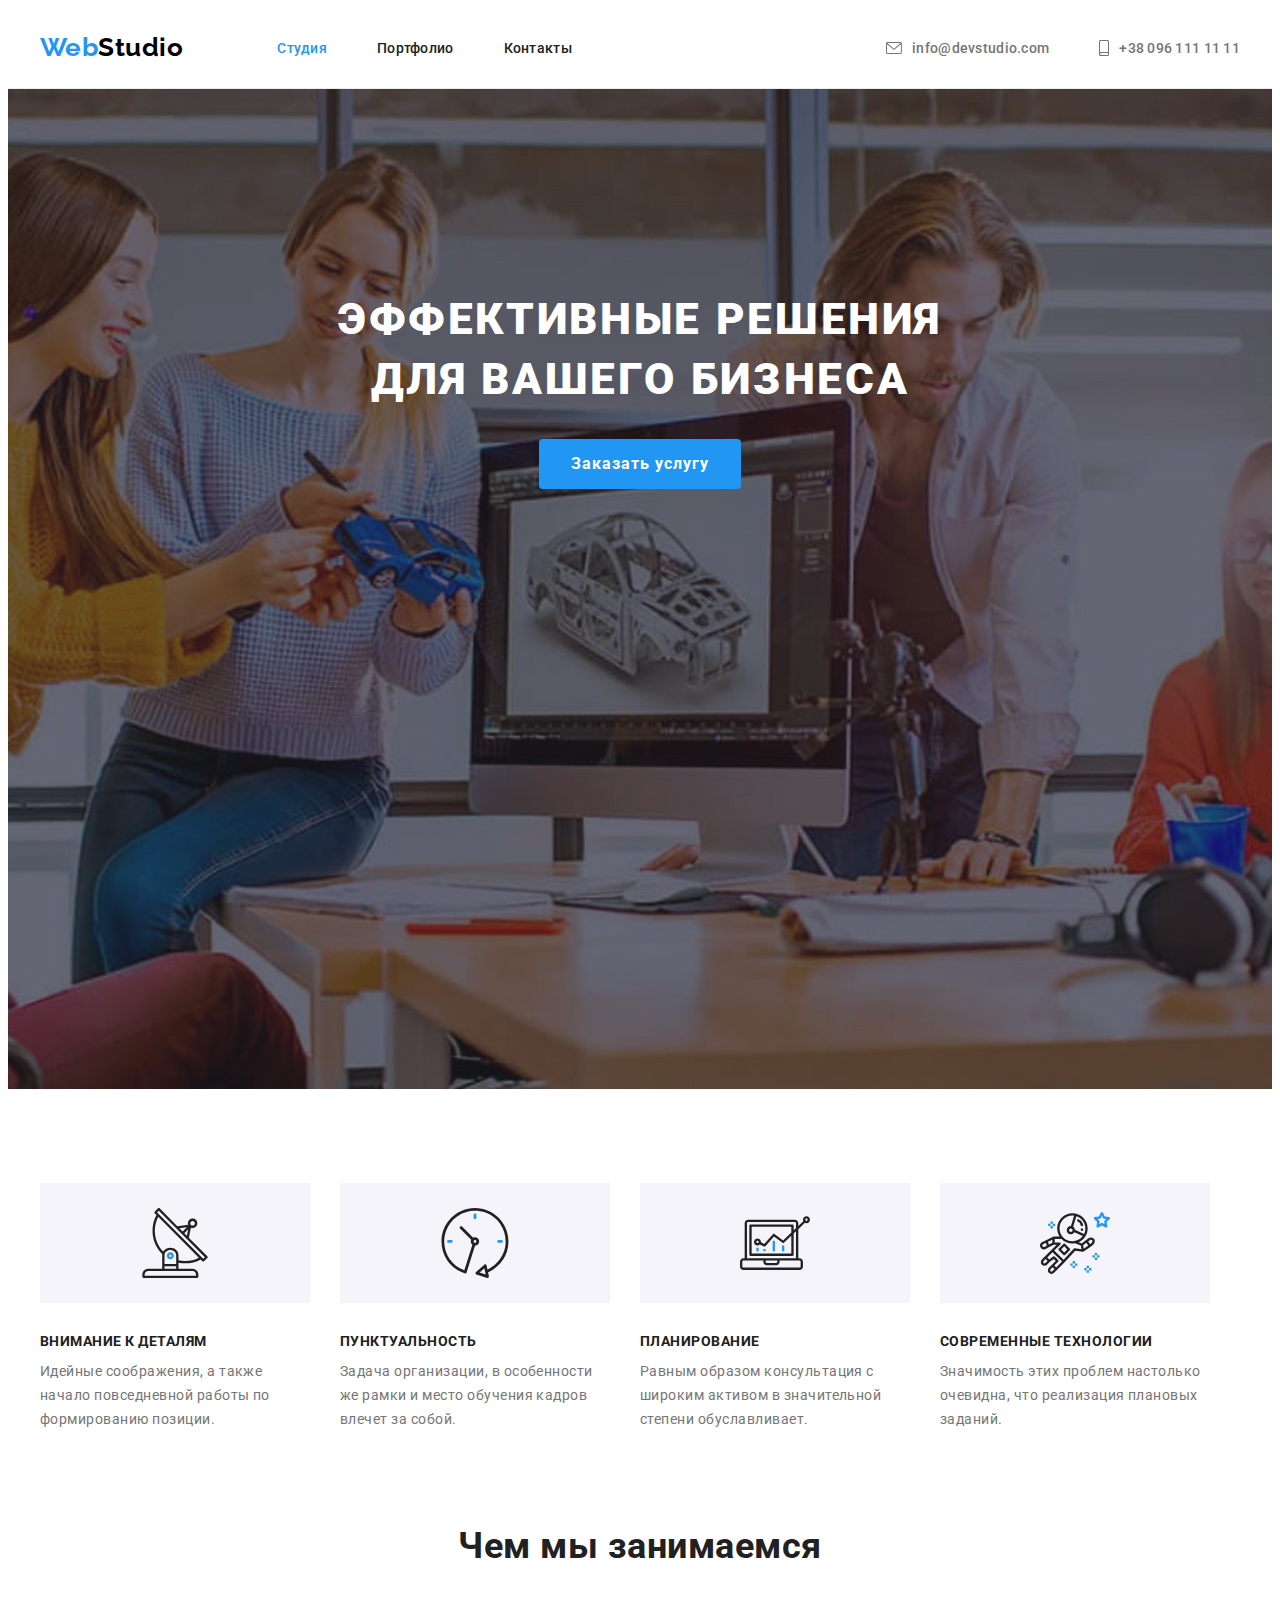
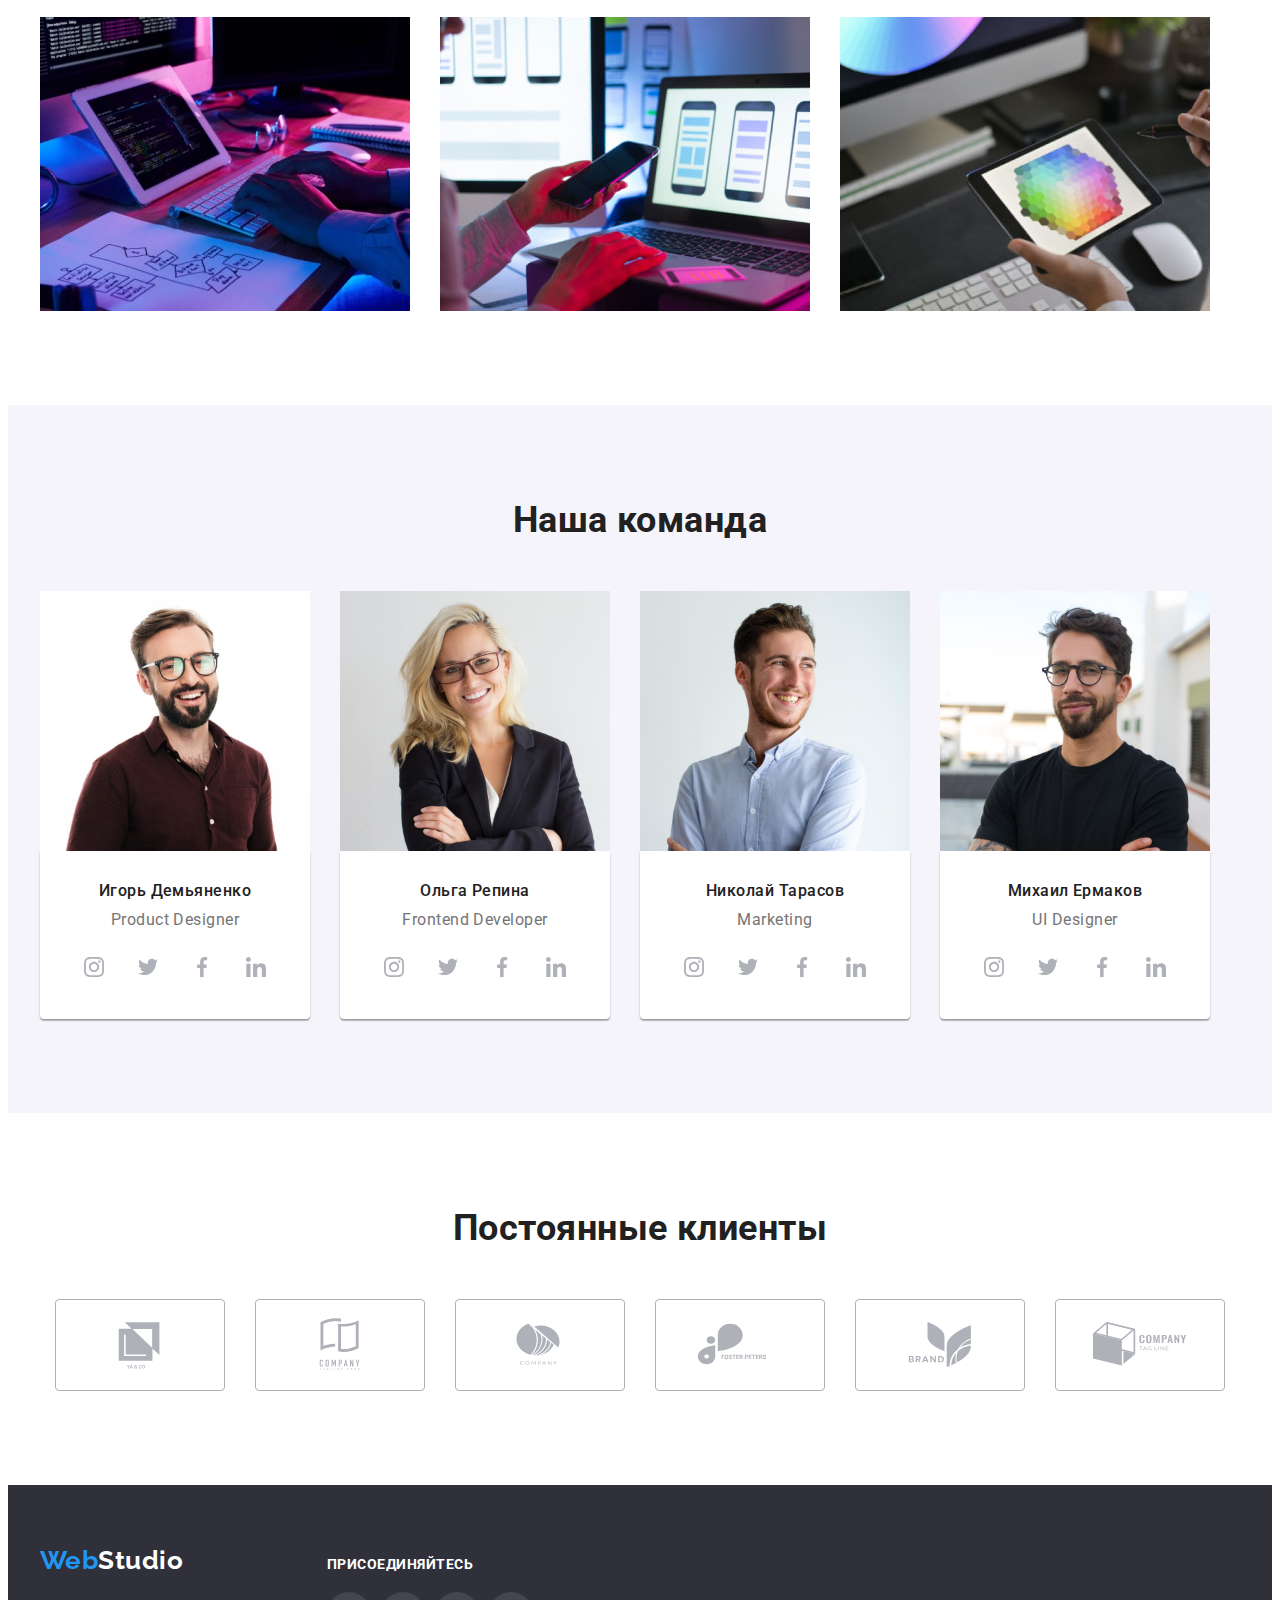
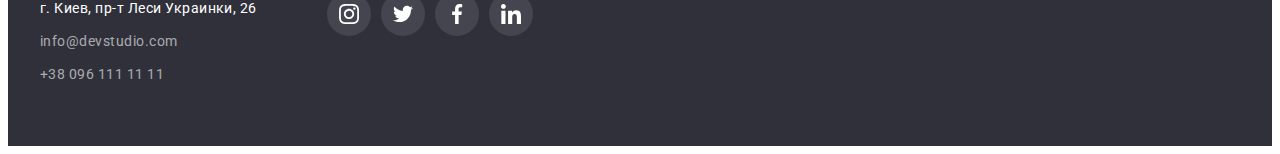
<file: index.html>
<!DOCTYPE html>
<html lang="ru">
<head>
    <meta charset="UTF-8">
    <meta http-equiv="X-UA-Compatible" content="IE=edge">
    <meta name="viewport" content="width=device-width, initial-scale=1.0">
    <title>Студия</title>
    <link rel="preconnect" href="https://fonts.googleapis.com">
    <link rel="preconnect" href="https://fonts.gstatic.com" crossorigin>
    <link href="https://fonts.googleapis.com/css2?family=Raleway:wght@700&family=Roboto:wght@400;500;700;900&display=swap"
        rel="stylesheet">
    <link rel="stylesheet" href="https://cdnjs.cloudflare.com/ajax/libs/modern-normalize/1.1.0/modern-normalize.min.css"
        integrity="sha512-wpPYUAdjBVSE4KJnH1VR1HeZfpl1ub8YT/NKx4PuQ5NmX2tKuGu6U/JRp5y+Y8XG2tV+wKQpNHVUX03MfMFn9Q=="
        crossorigin="anonymous" referrerpolicy="no-referrer" />
    <link rel="stylesheet" href="./css/styles.css">
</head>
<body>
        <!--Шапка Сайта--> 
    <header class="page-header">
        <div class="container main-nav">
            <nav class="main-nav-list">
                <div class="logo-header-box"><a href="index.html" class="logo">Web<span class="logo-header">Studio</span></a></div>
                <ul class="site-nav list">
                    <li class="item"><a href="./index.html" class="link current">Студия</a></li>
                    <li class="item"><a href="./portfolio.html" class="link">Портфолио</a></li>
                    <li class="item"><a href="#" class="link">Контакты</a></li>
                </ul>
            </nav>
                <ul class="header-contacts list">
                    <li class="item"><a href="mailto:info@devstudio.com" class="link">
                        <svg class="header-contacts-icon" width="16" height="12">
                            <use href="./images/icons.svg#icon-envelope"></use>
                        </svg>info@devstudio.com</a>
                    </li>
                    <li class="item"><a href="tel:+380961111111" class="link">
                        <svg class="header-contacts-icon" width="10" height="16">
                        <use href="./images/icons.svg#icon-smartphone"></use>
                    </svg>+38 096 111 11 11</a>
                </li>
                </ul>
        </div>
    </header>   
    <main>
        <!--Герой-->
        <section class="hero section">
            <div class="container">
                <h1 class="hero-title">Эффективные решения <br>  для вашего бизнеса</h1>
                <button type="button" class="button secondary">Заказать услугу</button>
            </div>
        </section>
            <!--Преимущества-->        
        <section class="section feature">
            <div class="container">
                <h2 class="section-title" hidden>Преимущества</h2>
                <ul class="feature-list list">
                    <li class="feature-item">
                        <div class="feature-icon antenna">
                            <svg width="70" height="70">
                                <use href="./images/icons.svg#icon-antenna"></use>
                            </svg>
                        </div>
                        <h3 class="feature-item-title">Внимание к деталям</h3>
                        <p class="feature-item-text">Идейные соображения, а также начало повседневной работы по формированию позиции.</p>
                    </li>
                    <li class="feature-item clock-icon">
                        <div class="feature-icon antenna">
                            <svg width="70" height="70">
                                <use href="./images/icons.svg#icon-clock"></use>
                            </svg>
                        </div>
                        <h3 class="feature-item-title">Пунктуальность</h3>
                        <p class="feature-item-text">Задача организации, в особенности же рамки и место обучения кадров влечет за собой.</p>
                    </li>
                    <li class="feature-item diagram-icon">
                        <div class="feature-icon antenna">
                            <svg width="70" height="70">
                                <use href="./images/icons.svg#icon-diagram"></use>
                            </svg>
                        </div>
                        <h3 class="feature-item-title">Планирование</h3>
                        <p class="feature-item-text">Равным образом консультация с широким активом в значительной степени обуславливает.</p>                      
                    </li>
                    <li class="feature-item astronaut-icon">
                        <div class="feature-icon antenna">
                            <svg width="70" height="70">
                                <use href="./images/icons.svg#icon-astronaut"></use>
                            </svg>
                        </div>
                        <h3 class="feature-item-title">Современные технологии</h3>
                        <p class="feature-item-text">Значимость этих проблем настолько очевидна, что реализация плановых заданий.</p>
                    </li>
                </ul>
            </div>
        </section>
            <!--Направления деятельности-->        
        <section class="work section">
            <div class="container">
                <h2 class="section-title">Чем мы занимаемся</h2>
                <ul class="work-list list">
                    <li class="item"> <img src="./images/img-cod.jpg" class="work-item-img" alt="Создание кода" width="370" ></li>
                    <li class="item"> <img src="./images/img-tel.jpg" class="work-item-img" alt="Разработка приложений" width="370"></li>
                    <li class="item"> <img src="./images/img-tabl.jpg" class="work-item-img" alt="Разработка игр" width="370"></li>
                </ul>
            </div>
        </section>
            <!--Команда-->      
        <section class="team section">
            <div class="container">
                <h2 class="section-title">Наша команда</h2>
                <ul class="team-list list">
                    <li class="item"> <img class="team-item-img" src="./images/img-igor.jpg" alt="Игорь Демьяненко" width="270">
                        <div class="item-content">
                            <h3 class="team-item-title">Игорь Демьяненко</h3>
                            <p class="team-item-text" lang="en">Product Designer</p>
                            <ul class="team-socials-list list">
                                <li class="team-socials-item">
                                    <a href="" class="team-socials-link">
                                        <svg class="team-socials-icon" width="20" height="20">
                                            <use href="./images/icons.svg#icon-instagram"></use>
                                        </svg>
                                    </a>
                                </li>
                                <li class="team-socials-item">
                                    <a href="" class="team-socials-link">
                                        <svg class="team-socials-icon" width="20" height="20">
                                            <use href="./images/icons.svg#icon-twitter"></use>
                                        </svg>
                                    </a>
                                </li>
                                <li class="team-socials-item">
                                    <a href="" class="team-socials-link"><svg class="team-socials-icon" width="20" height="20">
                                        <use href="./images/icons.svg#icon-facebook"></use>
                                    </svg>
                                </a>
                                </li>
                                <li class="team-socials-item">
                                    <a href="" class="team-socials-link"><svg class="team-socials-icon" width="20" height="20">
                                        <use href="./images/icons.svg#icon-linkedin"></use>
                                    </svg>
                                </a>
                                </li>
                            </ul>
                        </div>
                    </li>
                    <li class="item"> <img class="team-item-img" src="./images/img-olga.jpg" alt="Ольга Репина" width="270">
                        <div class="item-content">
                            <h3 class="team-item-title">Ольга Репина</h3>
                            <p class="team-item-text" lang="en">Frontend Developer</p>
                            <ul class="team-socials-list list">
                                <li class="team-socials-item">
                                    <a href="" class="team-socials-link">
                                        <svg class="team-socials-icon" width="20" height="20">
                                            <use href="./images/icons.svg#icon-instagram"></use>
                                        </svg>
                                    </a>
                                </li>
                                <li class="team-socials-item">
                                    <a href="" class="team-socials-link">
                                        <svg class="team-socials-icon" width="20" height="20">
                                            <use href="./images/icons.svg#icon-twitter"></use>
                                        </svg>
                                    </a>
                                </li>
                                <li class="team-socials-item">
                                    <a href="" class="team-socials-link"><svg class="team-socials-icon" width="20" height="20">
                                            <use href="./images/icons.svg#icon-facebook"></use>
                                        </svg>
                                    </a>
                                </li>
                                <li class="team-socials-item">
                                    <a href="" class="team-socials-link"><svg class="team-socials-icon" width="20" height="20">
                                            <use href="./images/icons.svg#icon-linkedin"></use>
                                        </svg>
                                    </a>
                                </li>
                            </ul>
                         </div>
                    </li>
                    <li class="item"> <img class="team-item-img" src="./images/img-nik.jpg" alt="Николай Тарасов" width="270">
                        <div class="item-content">
                            <h3 class="team-item-title">Николай Тарасов</h3>
                            <p class="team-item-text" lang="en">Marketing</p>
                            <ul class="team-socials-list list">
                                <li class="team-socials-item">
                                    <a href="" class="team-socials-link">
                                        <svg class="team-socials-icon" width="20" height="20">
                                            <use href="./images/icons.svg#icon-instagram"></use>
                                        </svg>
                                    </a>
                                </li>
                                <li class="team-socials-item">
                                    <a href="" class="team-socials-link">
                                        <svg class="team-socials-icon" width="20" height="20">
                                            <use href="./images/icons.svg#icon-twitter"></use>
                                        </svg>
                                    </a>
                                </li>
                                <li class="team-socials-item">
                                    <a href="" class="team-socials-link"><svg class="team-socials-icon" width="20" height="20">
                                            <use href="./images/icons.svg#icon-facebook"></use>
                                        </svg>
                                    </a>
                                </li>
                                <li class="team-socials-item">
                                    <a href="" class="team-socials-link"><svg class="team-socials-icon" width="20" height="20">
                                            <use href="./images/icons.svg#icon-linkedin"></use>
                                        </svg>
                                    </a>
                                </li>
                            </ul>
                         </div>
                    </li>
                    <li class="item"> <img class="team-item-img" src="./images/img-mich.jpg" alt="Михаил Ермаков" width="270">
                        <div class="item-content">
                            <h3 class="team-item-title">Михаил Ермаков</h3>
                            <p class="team-item-text" lang="en">UI Designer</p>
                            <ul class="team-socials-list list">
                                <li class="team-socials-item">
                                    <a href="" class="team-socials-link">
                                        <svg class="team-socials-icon" width="20" height="20">
                                            <use href="./images/icons.svg#icon-instagram"></use>
                                        </svg>
                                    </a>
                                </li>
                                <li class="team-socials-item">
                                    <a href="" class="team-socials-link">
                                        <svg class="team-socials-icon" width="20" height="20">
                                            <use href="./images/icons.svg#icon-twitter"></use>
                                        </svg>
                                    </a>
                                </li>
                                <li class="team-socials-item">
                                    <a href="" class="team-socials-link"><svg class="team-socials-icon" width="20" height="20">
                                            <use href="./images/icons.svg#icon-facebook"></use>
                                        </svg>
                                    </a>
                                </li>
                                <li class="team-socials-item">
                                    <a href="" class="team-socials-link"><svg class="team-socials-icon" width="20" height="20">
                                            <use href="./images/icons.svg#icon-linkedin"></use>
                                        </svg>
                                    </a>
                                </li>
                            </ul>
                         </div>
                    </li>                   
                </ul>
            </div>
        </section>
        <!--Постоянные клиенты-->
        <section class="customers section">
            <div class="container">
                <h2 class="section-title">Постоянные клиенты</h2>
                <ul class="customers-list list">
                    <li class="customers-item">
                        <a href="" class="customers-link">
                            <svg class="customers-icon" width="106" height="60">
                                <use href="./images/icons.svg#icon-Logo-1"></use>
                            </svg>
                        </a>
                    </li>
                    <li class="customers-item">
                        <a href="" class="customers-link">
                            <svg class="customers-icon" width="106" height="60">
                                <use href="./images/icons.svg#icon-Logo-2"></use>
                            </svg>
                        </a>
                    </li>
                    <li class="customers-item">
                        <a href="" class="customers-link">
                            <svg class="customers-icon" width="106" height="60">
                                <use href="./images/icons.svg#icon-Logo-3"></use>
                            </svg>
                        </a>
                    </li>
                    <li class="customers-item">
                        <a href="" class="customers-link">
                            <svg class="customers-icon" width="106" height="60">
                                <use href="./images/icons.svg#icon-Logo-4"></use>
                            </svg>
                        </a>
                    </li>
                    <li class="customers-item">
                        <a href="" class="customers-link">
                            <svg class="customers-icon" width="106" height="60">
                                <use href="./images/icons.svg#icon-Logo-5"></use>
                            </svg>
                        </a>
                    </li>
                    <li class="customers-item">
                        <a href="" class="customers-link">
                            <svg class="customers-icon" width="106" height="60">
                                <use href="./images/icons.svg#icon-Logo-6"></use>
                            </svg>
                        </a>
                    </li>
                </ul>
            </div>

        </section>     
    </main>
        <!--Подвал-->
        <footer class="footer">
            <div class="footer container">
                <div class="footer-addres">
                    <div class="logo-footer-box">
                        <a href="./index.html" class="logo" lang="en">Web<span class="logo-footer">Studio</span></a>
                    </div>
                    <address class="addres-list">
                        <ul class="footer-contacts-list list">
                            <li class="footer-contacts-item">
                                <a href="https://goo.gl/maps/nZHNvtM2P8FYW9ou6" class="contacts address" target="_blank" 
                                    rel="noopener noreferrer">г. Киев, пр-т Леси Украинки, 26</a>
                            </li>
                            <li class="footer-contacts-item">
                                <a href="mailto:info@devstudio.com" class="contacts link">info@devstudio.com</a>
                            </li>
                            <li class="footer-contacts-item">
                                <a href="tel:+380961111111" class="contacts link">+38 096 111 11 11 </a>
                            </li>
                        </ul>             
                    </address>
                </div>
                <div class="footer-socials">
                    <h3 class="footer-socials-title">присоединяйтесь</h3>
                    <ul class="footer-socials-list list">
                        <li class="footer-socials-item"><a href="" class="footer-socials-link">
                            <svg class="footer-socials-icon" width="20" height="20">
                                <use href="./images/icons.svg#icon-instagram"></use>
                            </svg></a>
                        </li>
                        <li class="footer-socials-item"><a href="" class="footer-socials-link">
                            <svg class="footer-socials-icon" width="20" height="20">
                                <use href="./images/icons.svg#icon-twitter"></use>
                            </svg></a>
                        </li>
                        <li class="footer-socials-item"><a href="" class="footer-socials-link">
                            <svg class="footer-socials-icon" width="20" height="20">
                                <use href="./images/icons.svg#icon-facebook"></use>
                            </svg></a>
                        </li>
                        <li class="footer-socials-item"><a href="" class="footer-socials-link">
                                <svg class="footer-socials-icon" width="20" height="20">
                                    <use href="./images/icons.svg#icon-linkedin"></use>
                                </svg></a>
                        </li>
                        
                    </ul>
                </div>
            </div>
            
        </footer>
</body>
</html>
</file>
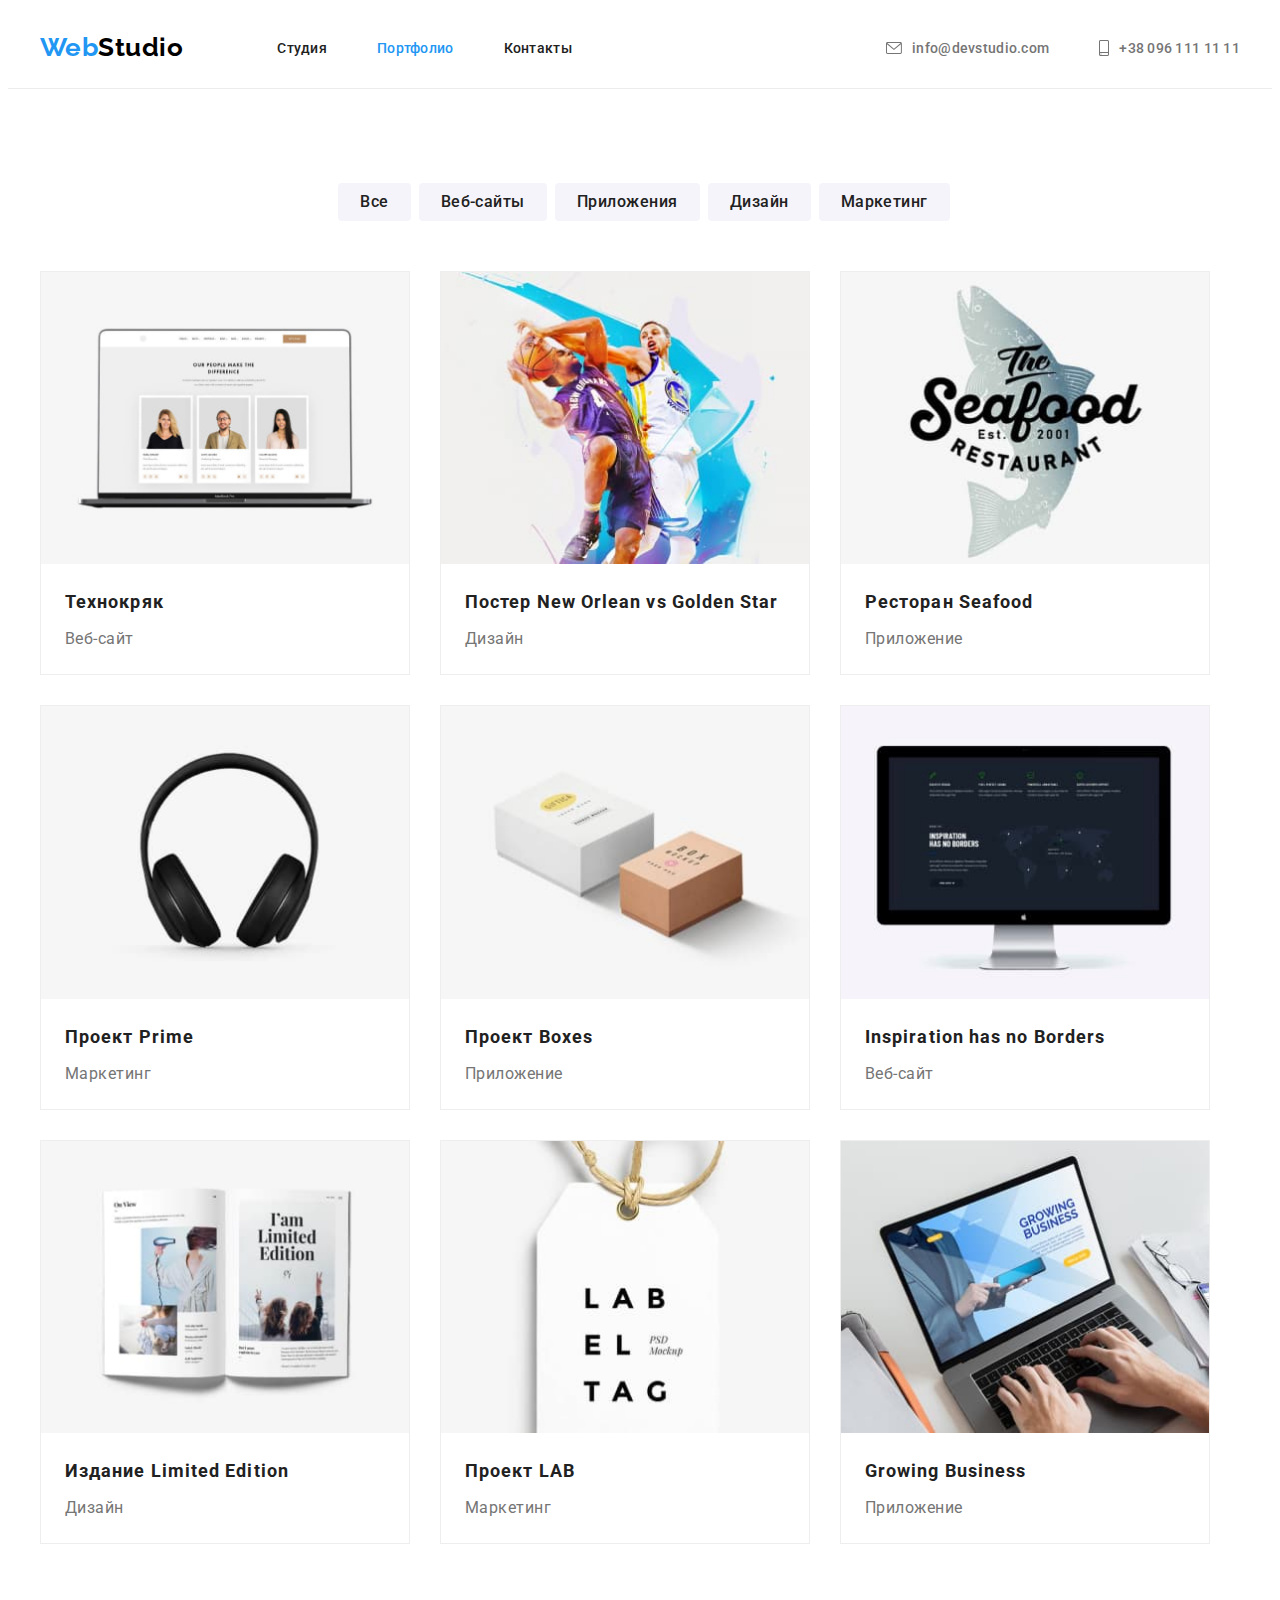
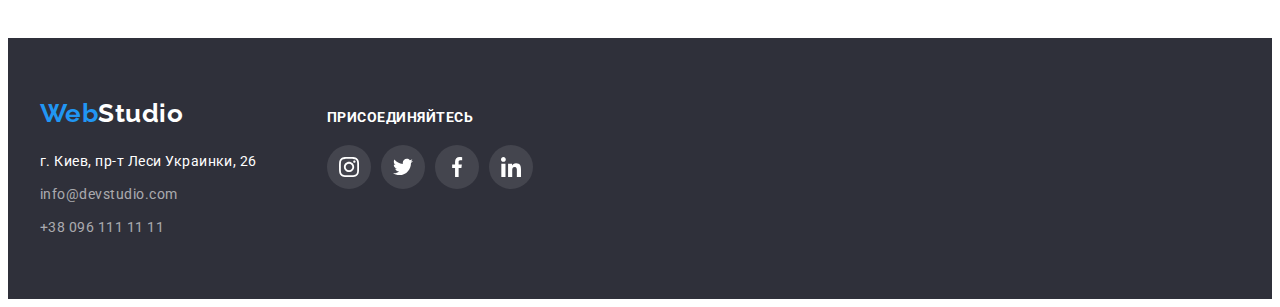
<file: portfolio.html>
<!DOCTYPE html>
<html lang="ru">

<head>
    <meta charset="UTF-8">
    <meta http-equiv="X-UA-Compatible" content="IE=edge">
    <meta name="viewport" content="width=device-width, initial-scale=1.0">
    <title>Портфолио</title>
    <link rel="preconnect" href="https://fonts.googleapis.com">
    <link rel="preconnect" href="https://fonts.gstatic.com" crossorigin>
    <link href="https://fonts.googleapis.com/css2?family=Raleway:wght@700&family=Roboto:wght@400;500;700;900&display=swap"
        rel="stylesheet">
    <link rel="stylesheet" href="https://cdnjs.cloudflare.com/ajax/libs/modern-normalize/1.1.0/modern-normalize.min.css"
        integrity="sha512-wpPYUAdjBVSE4KJnH1VR1HeZfpl1ub8YT/NKx4PuQ5NmX2tKuGu6U/JRp5y+Y8XG2tV+wKQpNHVUX03MfMFn9Q=="
        crossorigin="anonymous" referrerpolicy="no-referrer" />
    <link rel="stylesheet" href="./css/styles.css">   
</head>

<body>
    <!--Шапка Сайта-->
    <header class="page-header">
        <div class="container main-nav">
            <nav class="main-nav-list">
                <div class="logo-header-box"><a href="index.html" class="logo">Web<span
                            class="logo-header">Studio</span></a></div>
                <ul class="site-nav list">
                    <li class="item"><a href="./index.html" class="link">Студия</a></li>
                    <li class="item"><a href="./portfolio.html" class="link current">Портфолио</a></li>
                    <li class="item"><a href="#" class="link">Контакты</a></li>
                </ul>
            </nav>
                <ul class="header-contacts list">
                    <li class="item"><a href="mailto:info@devstudio.com" class="link">
                            <svg class="header-contacts-icon" width="16" height="12">
                                <use href="./images/icons.svg#icon-envelope"></use>
                            </svg>info@devstudio.com</a>
                    </li>
                    <li class="item"><a href="tel:+380961111111" class="link">
                            <svg class="header-contacts-icon" width="10" height="16">
                                <use href="./images/icons.svg#icon-smartphone"></use>
                            </svg>+38 096 111 11 11</a>
                    </li>
                </ul>
        </div>
    </header>

    <main>
        
        <section class="section potfolio">
            <div class="container">
                <h1 hidden>Портфолио</h1>
                <!-- Фильтр -->
                <h2 hidden >Фильтр</h2>
                    <ul class="filters-list list">
                        <li class="item"><button type="button"  class="button primary">Все</button></li>
                        <li class="item"><button type="button"  class="button primary">Веб-сайты</button></li>
                        <li class="item"><button type="button"  class="button primary">Приложения</button></li>
                        <li class="item"><button type="button"  class="button primary">Дизайн</button></li>
                        <li class="item"><button type="button"  class="button primary">Маркетинг</button></li>
                    </ul>
                <!--Деятельность-->       
                <h2 hidden class="activities-title">Направления деятельности</h2>
                 <ul class="activities-list list">
                    <li class="activities-item">
                        <a class="activities-item-link">
                            <img class="activities-item-img" src="./images/portfo1.jpg" 
                                alt="Ноутбук с изображением троих людей" width="370">
                            <div class="item-box">
                                <h3 class="activities-item-title">Технокряк</h3>
                                <p class="activities-item-text">Веб-сайт</p>
                            </div>
                        </a>
                    </li>
                    <li class="activities-item">
                        <a class="activities-item-link">
                            <img class="activities-item-img" src="./images/portfo2.jpg" 
                            alt="Два игрока баскетбола" width="370">
                            <div class="item-box">
                                <h3 class="activities-item-title">Постер <span lang="en">New Orlean vs Golden Star</span></h3>
                                <p class="activities-item-text">Дизайн</p>
                            </div>
                        </a>
                    </li>
                    <li class="activities-item">
                        <a class="activities-item-link">
                            <img class="activities-item-img" src="./images/portfo3.jpg" 
                            alt="Логотип рыбного ресторана" width="370">
                            <div class="item-box">
                                <h3 class="activities-item-title">Ресторан <span lang="en">Seafood</span></h3>
                                <p class="activities-item-text">Приложение</p>
                            </div>
                        </a>
                    </li>
                    <li class="activities-item">
                        <a class="activities-item-link">
                            <img class="activities-item-img" src="./images/portfo4.jpg" 
                            alt="Наушники" width="370">
                            <div class="item-box">
                                <h3 class="activities-item-title">Проект <span lang="en">Prime</span></h3>
                                <p class="activities-item-text">Маркетинг</p>
                            </div>
                        </a>
                    </li>
                    <li class="activities-item">
                        <a class="activities-item-link">
                            <img class="activities-item-img" src="./images/portfo5.jpg" 
                            alt="Две коробки на столе" width="370">
                        <div class="item-box">
                            <h3 class="activities-item-title">Проект <span lang="en">Boxes</span></h3>
                                <p class="activities-item-text">Приложение</p>
                            </div>
                        </a>
                    </li>
                    <li class="activities-item">
                        <a class="activities-item-link">
                            <img class="activities-item-img" src="./images/portfo6.jpg" 
                            alt="Страничка сайта на мониторе" width="370">
                            <div class="item-box">
                                <h3 class="activities-item-title" lang="en">Inspiration has no Borders</h3>
                                <p class="activities-item-text">Веб-сайт</p>
                            </div>
                        </a>
                    </li>
                    <li class="activities-item">
                        <a class="activities-item-link">
                            <img class="activities-item-img" src="./images/portfo7.jpg" 
                            alt="Журнал в развороте" width="370">
                            <div class="item-box">
                                <h3 class="activities-item-title">Издание <span lang="en">Limited Edition</span></h3>
                                <p class="activities-item-text">Дизайн</p>
                            </div>
                        </a>
                    </li>
                    <li class="activities-item">
                        <a class="activities-item-link">
                            <img class="activities-item-img" src="./images/portfo8.jpg" 
                            alt="Изображение бирки с надписью" width="370">
                            <div class="item-box">
                                <h3 class="activities-item-title">Проект <span lang="en">LAB</span></h3>
                                <p class="activities-item-text">Маркетинг</p>
                            </div>
                        </a>
                    </li>
                    <li class="activities-item">
                        <a class="activities-item-link">
                            <img class="activities-item-img" src="./images/portfo9.jpg" 
                            alt="Ноутбук с картинкой рекламы приложения" width="370">
                            <div class="item-box">
                                <h3 class="activities-item-title" lang="en">Growing Business</h3>
                                <p class="activities-item-text">Приложение</p>
                            </div>
                        </a>
                    </li>        
                </ul>
            </div>
        </section>
    </main>
        <!--Подвал-->
            <footer class="footer">
                <div class="footer container">
                    <div class="footer-addres">
                        <div class="logo-footer-box">
                            <a href="./index.html" class="logo" lang="en">Web<span class="logo-footer">Studio</span></a>
                        </div>
                        <address class="addres-list">
                            <ul class="footer-contacts-list list">
                                <li class="footer-contacts-item">
                                    <a href="https://goo.gl/maps/nZHNvtM2P8FYW9ou6" class="contacts address" target="_blank"
                                        rel="noopener noreferrer">г. Киев, пр-т Леси Украинки, 26</a>
                                </li>
                                <li class="footer-contacts-item">
                                    <a href="mailto:info@devstudio.com" class="contacts link">info@devstudio.com</a>
                                </li>
                                <li class="footer-contacts-item">
                                    <a href="tel:+380961111111" class="contacts link">+38 096 111 11 11 </a>
                                </li>
                            </ul>
                        </address>
                    </div>
                    <div class="footer-socials">
                        <h3 class="footer-socials-title">присоединяйтесь</h3>
                        <ul class="footer-socials-list list">
                            <li class="footer-socials-item"><a href="" class="footer-socials-link">
                                    <svg class="footer-socials-icon" width="20" height="20">
                                        <use href="./images/icons.svg#icon-instagram"></use>
                                    </svg></a>
                            </li>
                            <li class="footer-socials-item"><a href="" class="footer-socials-link">
                                    <svg class="footer-socials-icon" width="20" height="20">
                                        <use href="./images/icons.svg#icon-twitter"></use>
                                    </svg></a>
                            </li>
                            <li class="footer-socials-item"><a href="" class="footer-socials-link">
                                    <svg class="footer-socials-icon" width="20" height="20">
                                        <use href="./images/icons.svg#icon-facebook"></use>
                                    </svg></a>
                            </li>
                            <li class="footer-socials-item"><a href="" class="footer-socials-link">
                                    <svg class="footer-socials-icon" width="20" height="20">
                                        <use href="./images/icons.svg#icon-linkedin"></use>
                                    </svg></a>
                            </li>
            
                        </ul>
                    </div>
                </div>
            
            </footer>
    </body>
    
    </html>
</file>
<file: css/styles.css>
:root {
  --primary-text-color: #757575;
  --secondary-text-color: #ffffff;
  --title-text-color: #212121;
  --akcent-text-color: #2196f3;
  --background-color-btn: #f5f4fa;
  --background-color-body: #ffffff;
  --background-color-hero: #c4c4c4;
  --background-color-footer: #2f303a;
  --socials-icons-color: #afb1b8;
  --team-card-shadows: 0px 1px 3px rgba(0, 0, 0, 0.12),
    0px 1px 1px rgba(0, 0, 0, 0.14), 0px 2px 1px rgba(0, 0, 0, 0.2);
  --filters-button-shadows: 0px 3px 1px rgba(0, 0, 0, 0.1),
    0px 1px 2px rgba(0, 0, 0, 0.08), 0px 2px 2px rgba(0, 0, 0, 0.12);
  --activities-card-shadows: 0px 4px 4px rgba(0, 0, 0, 0.25);
}

p,
h1,
h2,
h3,
h4,
h5,
h6 {
  margin: 0;
}
ul {
  margin: 0;
  padding: 0;
}
img {
  display: block;
  max-width: 100%;
  height: auto;
}

/* ---------------Студия-------------- */
body {
  background-color: var(--background-color-body);
  color: var(--primary-text-color);
  font-family: "Roboto", sans-serif;
  letter-spacing: 0.03em;
}

.list {
  list-style: none;
  padding: 0;
  margin: 0;
}
a {
  text-decoration: none;
}
.container {
  width: 1200px;
  padding-left: 15px;
  padding-right: 15px;
  margin-left: auto;
  margin-right: auto;
  /* outline: 2px solid red; */
}

.button {
  display: inline-block;
  border: none;
  cursor: pointer;
  border-radius: 4px;
  text-align: center;
}

/* --------------Logo style------------- */
.logo {
  color: var(--akcent-text-color);
  font-family: "Raleway", sans-serif;
  font-weight: 700;
  font-size: 26px;
  line-height: calc(31 / 26);
}
.logo-header {
  color: rgba(0, 0, 0, 1);
}
.logo-footer {
  background-color: var(--background-color-footer);
  color: rgba(255, 255, 255, 1);
}

/*-------------- Header --------------*/
.page-header {
  background-color: var(--background-color-body);
  border-bottom-width: 1px;
  border-bottom-style: solid;
  border-bottom-color: #ececec;
}
.logo-header-box {
  margin-right: auto;
  padding-top: 24px;
  padding-bottom: 25px;
}
/*-------------- Main-nav --------------*/
.main-nav-list {
  display: flex;
  margin-right: auto;
}
.main-nav {
  display: flex;
}

/*-------------- Site nav --------------*/
.site-nav {
  display: flex;
  margin-left: 94px;
}
/* .site-nav .item:not(:last-child) {
  margin-right: 50px;} */
.site-nav .item + .item {
  margin-left: 50px;
}
.site-nav .link {
  display: block;
  padding-top: 32px;
  padding-bottom: 32px;

  font-weight: 500;
  font-size: 14px;
  line-height: calc(16 / 14);
  letter-spacing: 0.02em;
  color: var(--title-text-color);
}

/*-------------- Contacts --------------*/
.header-contacts .link {
  display: flex;
  align-items: center;
  font-weight: 500;
  font-size: 14px;
  line-height: calc(16 / 14);
  letter-spacing: 0.02em;
  color: var(--primary-text-color);
  background-color: var(--background-color-body);
}
.header-contacts {
  display: flex;
  margin-left: auto;
  padding-top: 32px;
  padding-bottom: 32px;

  text-decoration: none;
}
.header-contacts .item + .item {
  margin-left: 50px;
}
.header-contacts-icon {
  display: flex;
  justify-content: center;
  fill: currentColor;
  margin-right: 10px;
}

.link:hover,
.link:focus,
.link.current {
  color: var(--akcent-text-color);
}

/*---------------- Hero ----------------*/
.hero.section {
  max-width: 1600px;
  min-height: 600px;
  margin-right: auto;
  margin-left: auto;
  padding-top: 200px;
  padding-bottom: 200px;
  background-image: linear-gradient(
      rgba(47, 48, 58, 0.4),
      rgba(47, 48, 58, 0.4)
    ),
    url("../images/hero.jpg");
  background-repeat: no-repeat;
  background-position: center;
  background-size: cover;
  background-color: var(--background-color-hero);
  text-align: center;
}
.hero-title {
  margin-top: 0;
  margin-bottom: 30px;

  font-weight: 900;
  font-size: 44px;
  line-height: calc(60 / 44);
  letter-spacing: 0.06em;
  text-transform: uppercase;
  color: var(--secondary-text-color);
}
.button.secondary {
  padding: 10px 32px;

  font-family: inherit;
  font-weight: 700;
  font-size: 16px;
  line-height: calc(30 / 16);
  letter-spacing: 0.06em;
  color: var(--secondary-text-color);
  background-color: var(--akcent-text-color);
}

/*---------------- Button ----------------*/

.button-secondary:hover,
.button-secondary:focus {
  color: var(--secondary-text-color);
  background-color: #188ce8;
}

/*------------- Section ------------*/
.section {
  padding-top: 94px;
  padding-bottom: 94px;
  margin-left: auto;
  margin-right: auto;
}
.section.no-padding {
  padding-top: 0;
  padding-bottom: 0;
}
.section-title {
  margin-top: 0;
  margin-bottom: 50px;

  font-weight: 700;
  font-size: 36px;
  line-height: calc(42 / 36);
  text-align: center;
  color: var(--title-text-color);
}

/*------------------ Features -------------*/
.section.feature {
  padding-bottom: 0;
}
.feature-list {
  display: flex;
  flex-wrap: wrap;
  margin-top: 0;
}
.feature-item {
  width: 270px;
}
.feature-icon {
  display: flex;
  width: 270px;
  height: 120px;
  align-items: center;
  justify-content: center;
  background-color: var(--background-color-btn);
  margin-bottom: 30px;
}

/* .feature-list .item:not(:last-child) {
  margin-right: 30px;} */
.feature-list .feature-item + .feature-item {
  margin-left: 30px;
}
.feature-item-title {
  font-weight: 700;
  font-size: 14px;
  line-height: calc(16 / 14);
  text-transform: uppercase;
  color: var(--title-text-color);
}
.feature-item-text {
  padding-top: 10px;

  font-size: 14px;
  line-height: calc(24 / 14);
  color: var(--primary-text-color);
}

/*------------------- Work -----------------*/
.work-list {
  display: flex;
  flex-wrap: wrap;
}
.work-list .item {
  width: 370px;
}
/* .work-list .item:not(:last-child) {
  margin-right: 30px;} */
.work-list .item + .item {
  margin-left: 30px;
}
/*------------------- Team -----------------*/
.team.section {
  background-color: var(--background-color-btn);
}
.team-list {
  display: flex;
}
.team-item-title {
  margin-bottom: 10px;

  font-weight: 500;
  font-size: 16px;
  line-height: calc(19 / 16);
  text-align: center;
  color: var(--title-text-color);
}
.team-item-text {
  margin-bottom: 16px;
  font-size: 16px;
  line-height: calc(19 / 16);
  text-align: center;
  color: var(--primary-text-color);
}
.team-list .item {
  width: 270px;

  background-color: var(--background-color-body);
}
.team-list .item + .item {
  margin-left: 30px;
}
.item-content {
  padding-top: 30px;
  padding-bottom: 30px;
  box-shadow: var(--team-card-shadows);
  border-radius: 0px 0px 4px 4px;
}
.team-socials-list {
  display: flex;
  justify-content: center;
}
.team-socials-link {
  width: 44px;
  height: 44px;
  background-color: var(--background-color-body);
  border-radius: 50%;
  display: flex;
  align-items: center;
  justify-content: center;
  color: var(--socials-icons-color);
}
.team-socials-icon {
  fill: currentColor;
}

.team-socials-link:hover,
.team-socials-link:focus {
  background-color: var(--akcent-text-color);
  color: var(--secondary-text-color);
}

.team-socials-item + .team-socials-item {
  margin-left: 10px;
}

/*----------------- Customers -------------*/
.customers-list {
  display: flex;
  justify-content: center;
  fill: var(--socials-icons-color);
}
.customers-link {
  width: 170px;
  height: 92px;
  box-sizing: border-box;
  border-radius: 4px;
  display: flex;
  align-items: center;
  justify-content: center;
  border: 1px solid var(--socials-icons-color);
  color: var(--socials-icons-color);
}
.customers-icon {
  fill: currentColor;
}
.customers-link:hover,
.customers-link:focus {
  color: var(--akcent-text-color);
  border-color: var(--akcent-text-color);
}
.customers-item:not(:last-child) {
  margin-right: 30px;
}

/*------------------ Footer ---------------*/
.footer {
  margin-right: auto;
  margin-left: auto;
  background-color: var(--background-color-footer);
}
.footer.container {
  display: flex;
  align-items: baseline;
  padding-top: 60px;
  padding-bottom: 60px;
}
.logo-footer-box {
  margin-bottom: 20px;
}
.footer-contacts-list {
  display: flex;
  flex-direction: column;
  margin-right: auto;
  font-style: normal;
  font-size: 14px;
  line-height: calc(24 / 14);
  text-decoration: none;
}
.footer-contacts-item:not(:last-child) {
  margin-bottom: 9px;
}
.contacts.address {
  color: var(--secondary-text-color);
}
.contacts {
  color: rgba(255, 255, 255, 0.6);
}
.footer-socials {
  flex-direction: column;
  align-items: center;
  justify-content: center;
  margin-left: 70px;
}
.footer-socials-title {
  font-weight: 700;
  font-size: 14px;
  line-height: calc(16 / 14);
  text-transform: uppercase;
  color: var(--secondary-text-color);
  margin-bottom: 20px;
}
.footer-socials-list {
  display: flex;
  align-items: center;
  justify-content: center;
}
.footer-socials-link {
  width: 44px;
  height: 44px;
  background-color: rgba(255, 255, 255, 0.1);
  border-radius: 50%;
  display: flex;
  align-items: center;
  justify-content: center;
}
.footer-socials-icon {
  fill: var(--secondary-text-color);
}
.footer-socials-link:hover,
.footer-socials-link:focus {
  background-color: var(--akcent-text-color);
}
.footer-socials-item:not(:last-child) {
  margin-right: 10px;
}

/*---------------- Портфолио ------------------*/

/*----------------- Фильтры -------------------*/
.filters-list {
  display: flex;
  margin-bottom: 50px;
  margin-left: auto;
  margin-right: auto;
  justify-content: center;
}
.filters-list .item {
  display: flex;
  margin-left: 8px;
}

.button.primary {
  padding: 6px 22px;

  font-family: inherit;
  font-weight: 500;
  font-size: 16px;
  line-height: calc(26 / 16);
  letter-spacing: 0.03em;
  background-color: var(--background-color-btn);
  color: var(--title-text-color);
}
.button.primary:hover,
.button.primary:focus {
  background-color: var(--akcent-text-color);
  color: var(--secondary-text-color);
  box-shadow: var(--filters-button-shadows);
}
/*--------- Направления деятельности --------*/
.activities-list {
  display: flex;
  flex-wrap: wrap;
}
.activities-list .activities-item {
  width: 370px;
  margin-right: 30px;
  margin-bottom: 30px;
  background: #ffffff;
  border: 1px solid #eeeeee;
  box-sizing: border-box;
}
.activities-list .activities-item:nth-child(3n) {
  margin-right: 0;
}
.activities-list .activities-item:nth-last-child(-n + 3) {
  margin-bottom: 0;
}
/* ---------Альтернатива обнуления --------*/
/* .activities-list .item:not(:nth-child(3n)) {
  margin-right: 30px;
}
.activities-list .item:not(:nth-last-child(-n + 3)) {
  margin-bottom: 30px;
} */
.activities-item-link {
  display: block;
}
.activities-item-link:hover,
.activities-item-link:focus {
  box-shadow: var(--activities-card-shadows);
}
.activities-item-title {
  margin-bottom: 4px;

  font-weight: 700;
  font-size: 18px;
  line-height: calc(36 / 18);
  letter-spacing: 0.06em;
  color: var(--title-text-color);
}
.activities-item-text {
  font-size: 16px;
  line-height: calc(30 / 16);
  color: var(--primary-text-color);
}
.item-box {
  padding: 20px 24px;
}
</file>
